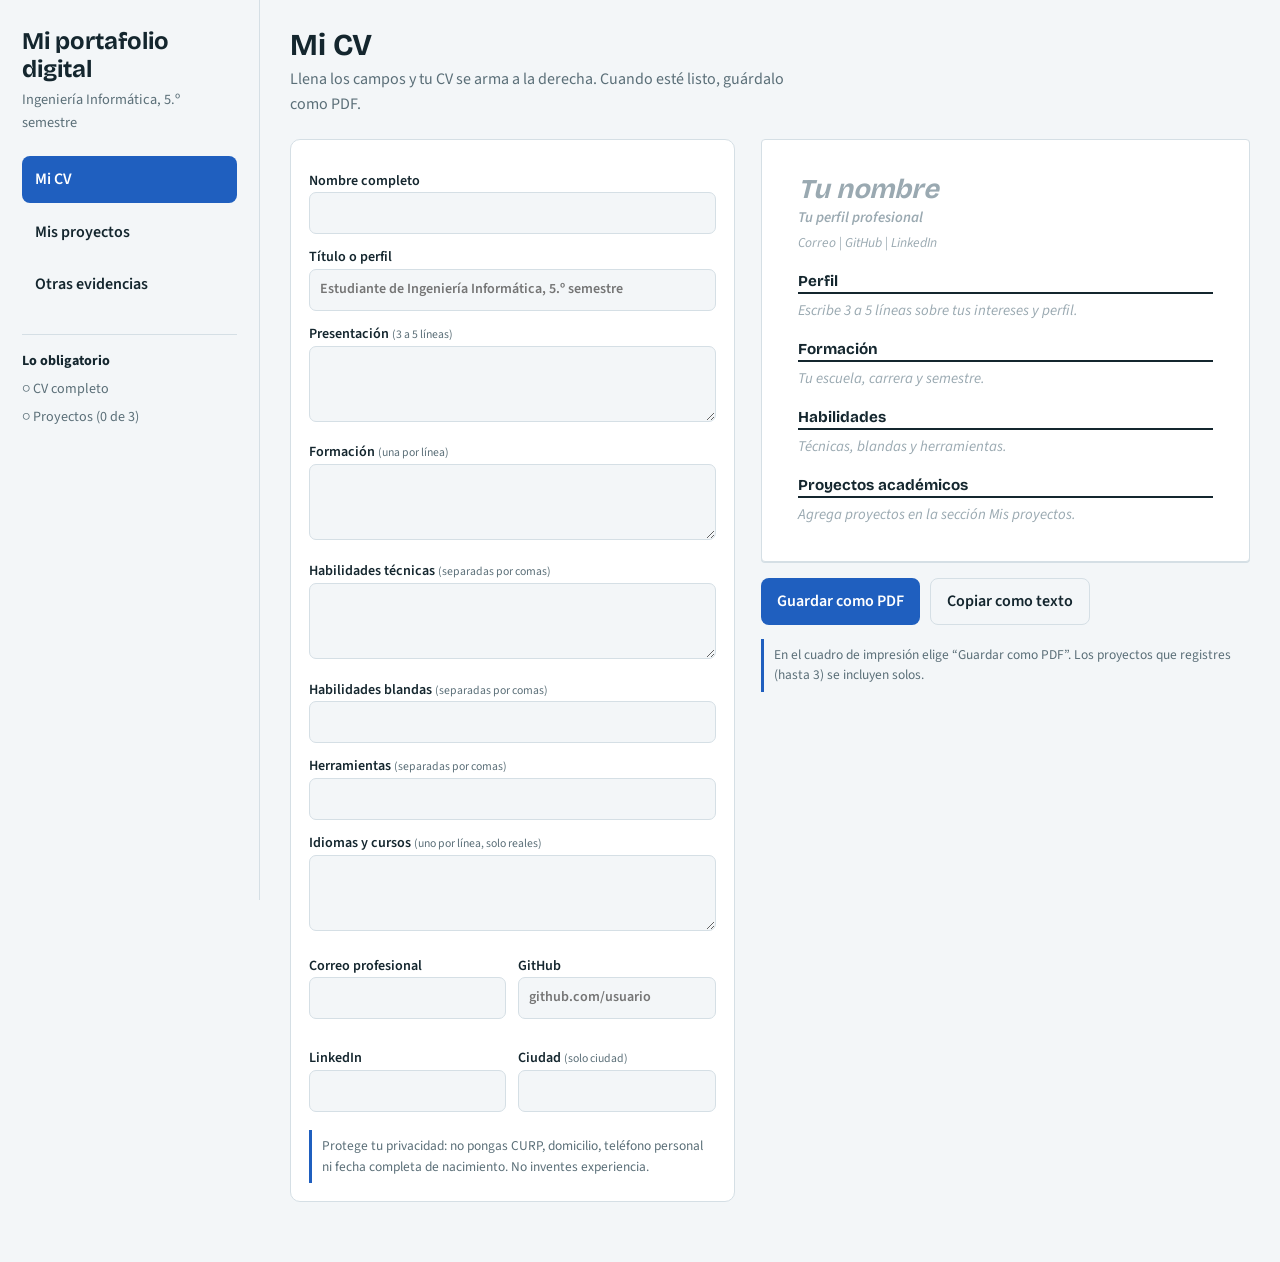
<file: index.html>
<!doctype html>
<html lang="es"><head><meta charset="utf-8">
<meta name="viewport" content="width=device-width, initial-scale=1, viewport-fit=cover">
<title>Mi portafolio digital</title>
<link href="https://fonts.googleapis.com/css2?family=Bricolage+Grotesque:wght@500;700&family=Source+Sans+3:wght@400;600&display=swap" rel="stylesheet">
<link rel="stylesheet" href="estilos.css"></head>
<body>
<div class="shell">
<aside>
  <h1>Mi portafolio digital</h1>
  <p>Ingeniería Informática, 5.º semestre</p>
  <nav role="tablist" aria-label="Secciones">
    <button role="tab" data-t="cv" aria-selected="true">Mi CV</button>
    <button role="tab" data-t="pr" aria-selected="false">Mis proyectos</button>
    <button role="tab" data-t="ev" aria-selected="false">Otras evidencias</button>
  </nav>
  <div class="prog"><strong>Lo obligatorio</strong>
    <ul><li id="p1">○ CV completo</li><li id="p2">○ Mínimo 3 proyectos</li></ul></div>
</aside>
<main>
<section id="s-cv" class="on">
  <h2>Mi CV</h2>
  <p class="lead">Llena los campos y tu CV se arma a la derecha. Cuando esté listo, guárdalo como PDF.</p>
  <div class="cols">
    <div class="panel editor" id="cvform">
      <label>Nombre completo<input data-k="nombre" autocomplete="name"></label>
      <label>Título o perfil<input data-k="titulo" placeholder="Estudiante de Ingeniería Informática, 5.º semestre"></label>
      <label>Presentación <small>(3 a 5 líneas)</small><textarea data-k="resumen"></textarea></label>
      <label>Formación <small>(una por línea)</small><textarea data-k="formacion"></textarea></label>
      <label>Habilidades técnicas <small>(separadas por comas)</small><textarea data-k="tecnicas"></textarea></label>
      <label>Habilidades blandas <small>(separadas por comas)</small><input data-k="blandas"></label>
      <label>Herramientas <small>(separadas por comas)</small><input data-k="herramientas"></label>
      <label>Idiomas y cursos <small>(uno por línea, solo reales)</small><textarea data-k="cursos"></textarea></label>
      <div class="two">
        <label>Correo profesional<input data-k="correo" type="email"></label>
        <label>GitHub<input data-k="github" placeholder="github.com/usuario"></label>
        <label>LinkedIn<input data-k="linkedin"></label>
        <label>Ciudad <small>(solo ciudad)</small><input data-k="ciudad"></label>
      </div>
      <p class="note">Protege tu privacidad: no pongas CURP, domicilio, teléfono personal ni fecha completa de nacimiento. No inventes experiencia.</p>
    </div>
    <div>
      <div id="paper" aria-live="polite"></div>
      <div class="row"><button class="btn" id="print">Guardar como PDF</button><button class="btn alt" id="copy">Copiar como texto</button></div>
      <p class="note nolive">En el cuadro de impresión elige “Guardar como PDF”. Los proyectos que registres (hasta 3) se incluyen solos.</p>
    </div>
  </div>
</section>

<section id="s-pr">
  <h2>Mis proyectos</h2>
  <p class="lead">Registra al menos tres proyectos de software, bases de datos, sitios web, IoT o prototipos. Si aún no están terminados, indica su estado real.</p>
  <div class="panel editor" id="pform">
    <div class="two">
      <label>Nombre del proyecto<input data-p="nombre"></label>
      <label>Tipo<select data-p="tipo"><option>Software</option><option>Aplicación móvil</option><option>Sitio web</option><option>Base de datos</option><option>IoT o prototipo</option><option>Otro</option></select></label>
      <label>Asignatura o contexto<input data-p="contexto"></label>
      <label>Fecha <small>(mes y año)</small><input data-p="fecha" placeholder="Mayo 2026"></label>
      <label>Estado<select data-p="estado"><option>Idea</option><option>En desarrollo</option><option>En prueba</option><option>Finalizado</option></select></label>
      <label>Enlace de evidencia <small>(repositorio, demo, video)</small><input data-p="enlace" type="url" placeholder="https://"></label>
    </div>
    <label>Problema que atiende y usuarios<textarea data-p="problema"></textarea></label>
    <label>Tecnologías y herramientas<input data-p="tecnologias"></label>
    <label>Mi aportación <small>(qué hice yo)</small><textarea data-p="rol"></textarea></label>
    <label>Resultados, dificultades y mejoras pendientes<textarea data-p="resultado"></textarea></label>
    <p class="note">No compartas contraseñas, datos de usuarios ni código sin autorización.</p>
    <div class="row"><button class="btn" id="padd">Agregar proyecto</button><button class="btn alt" id="pcancel" hidden>Cancelar edición</button></div>
  </div>
  <div class="grid" id="plist"></div>
</section>

<section id="s-ev">
  <h2>Otras evidencias</h2>
  <p class="lead">Después del CV y los proyectos, publica al menos dos actividades de desarrollo personal, dos de aprendizaje y dos de identidad profesional. Marca aquí las que ya publicaste.</p>
  <div class="grid" id="evlist"></div>
</section>
</main>
</div>
<script src="app.js"></script>
</body></html>
</file>
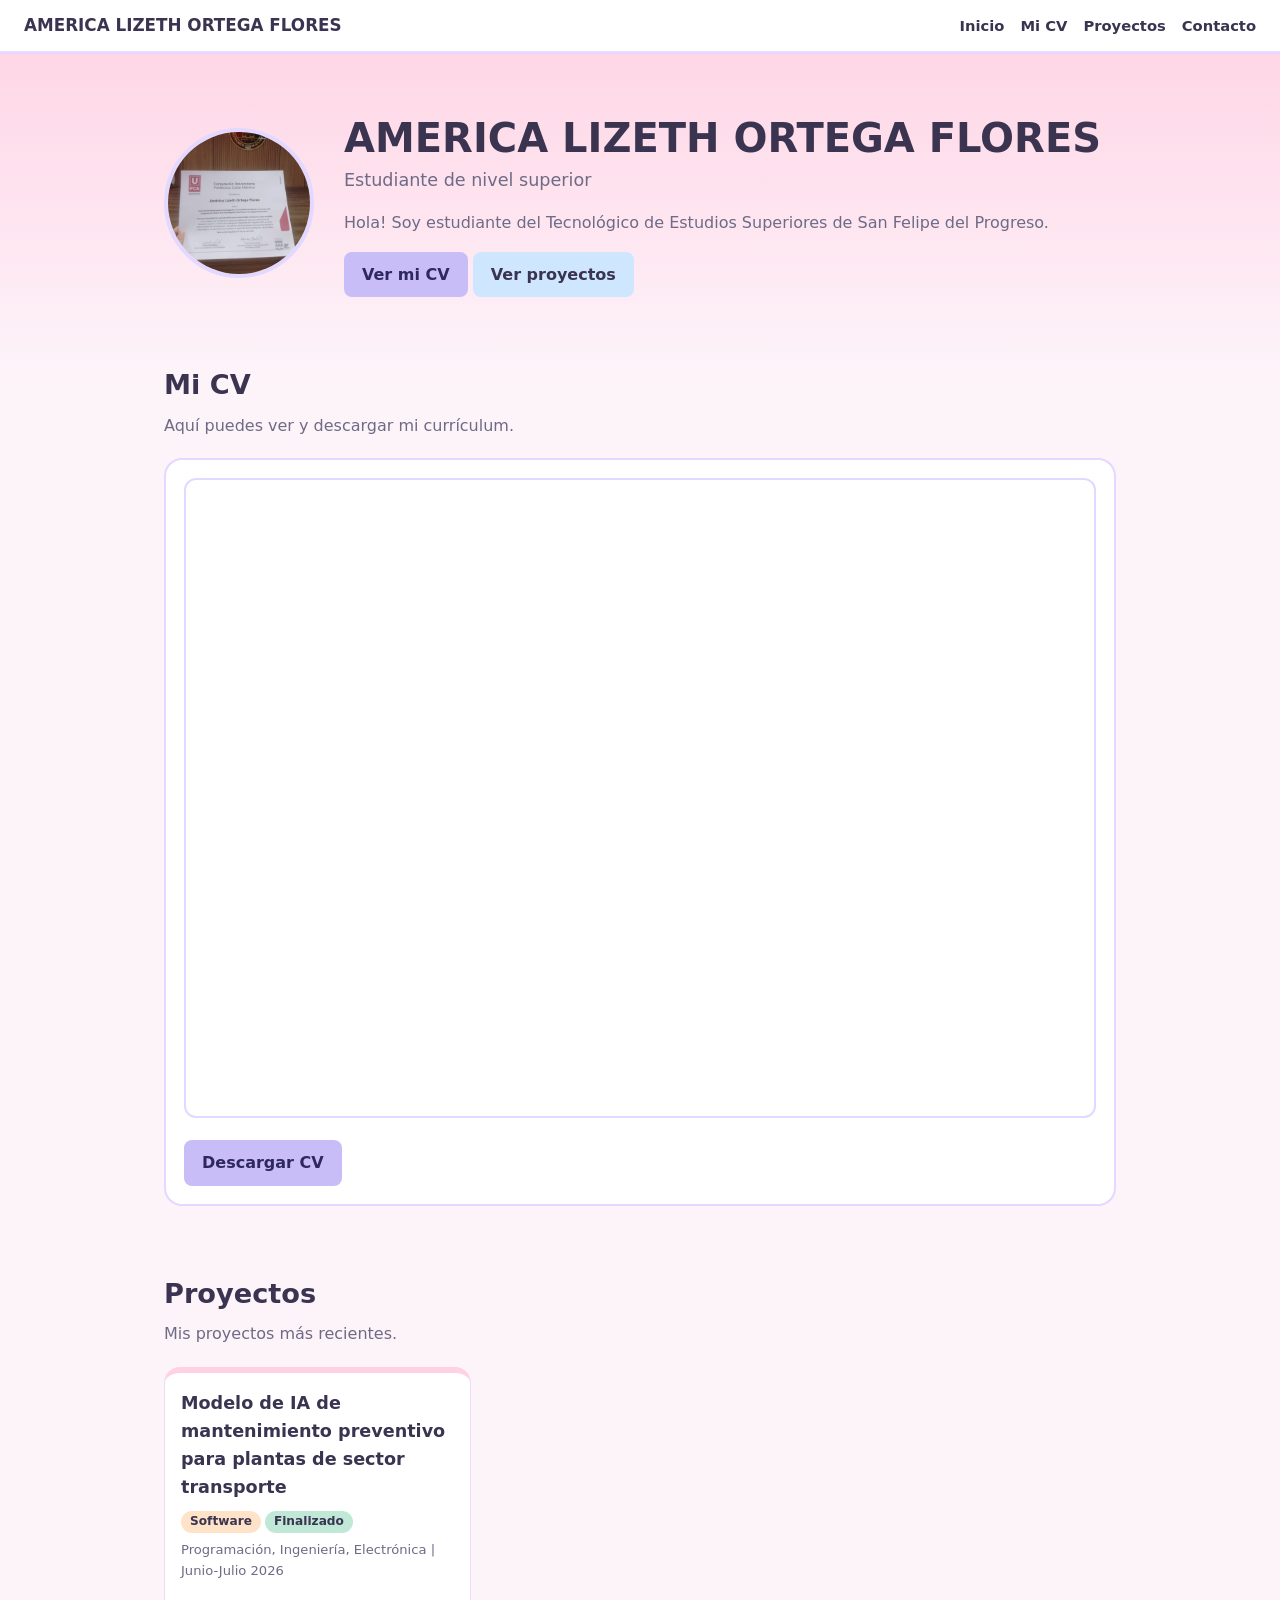
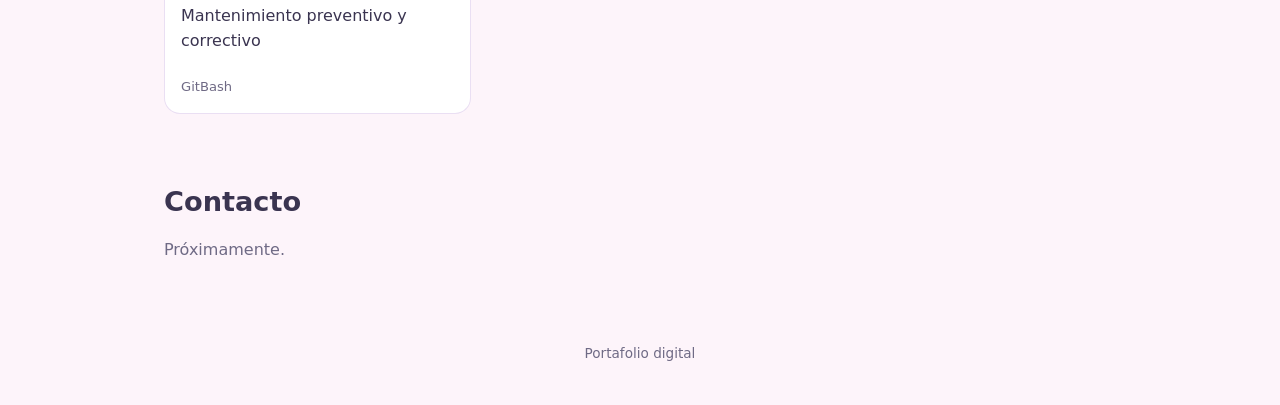
<file: inicio.html>
<!doctype html>
<html lang="es"><head><meta charset="utf-8">
<meta name="viewport" content="width=device-width, initial-scale=1, viewport-fit=cover">
<title>Portafolio digital</title>
<style>
:root{--bg:#fdf4fa;--sf:#ffffff;--ink:#3a3450;--mute:#6f6a85;--line:#eadff3;--ac:#c9bdf7;--acink:#2f2760;--link:#6246c9;--p1:#ffd1e3;--p2:#cfe6ff;--p3:#bfe8d6;--p4:#ffe3c9;--p5:#e3d8ff;color-scheme:light}
@media(prefers-color-scheme:dark){:root{--bg:#241f36;--sf:#2e2945;--ink:#f1ecff;--mute:#b4accf;--line:#433c63;--ac:#b8a9f0;--acink:#231a4d;--link:#c9bdf7;--p1:#5a3a52;--p2:#33496a;--p3:#2f5648;--p4:#5e4635;--p5:#4a3d73;color-scheme:dark}}
[hidden]{display:none!important}
*{box-sizing:border-box}html{scroll-behavior:smooth;scroll-padding-top:70px}
body{margin:0;background:linear-gradient(180deg,var(--p1) 0,var(--bg) 380px) fixed,var(--bg);color:var(--ink);font:400 1rem/1.6 system-ui,"Segoe UI",sans-serif}
a{color:var(--link)}
header{position:sticky;top:0;z-index:5;background:var(--sf);box-shadow:0 2px 0 var(--p5);border-bottom:1px solid var(--line);display:flex;justify-content:space-between;align-items:center;gap:12px;padding:12px 24px;flex-wrap:wrap}
header strong{font-size:1.05rem}
nav{display:flex;gap:16px;flex-wrap:wrap}nav a{text-decoration:none;color:var(--ink);font-weight:600;font-size:.92rem}nav a:hover{color:var(--link)}
section{max-width:1000px;margin:auto;padding:56px 24px 10px}
h2{font-size:1.7rem;margin:0 0 6px}.lead{color:var(--mute);margin:0 0 20px}
.hero{display:flex;gap:30px;align-items:center;padding-top:64px}
.hero img{width:150px;height:150px;border-radius:50%;object-fit:cover;flex:none;border:4px solid var(--p5)}
.hero .ini{width:150px;height:150px;border-radius:50%;flex:none;background:var(--ac);color:var(--acink);display:grid;place-items:center;font-size:3.4rem;font-weight:700}
.hero h1{font-size:2.5rem;line-height:1.1;margin:0 0 6px}.hero p{margin:0 0 16px;color:var(--mute);font-size:1.1rem}
.btn{display:inline-block;font:inherit;font-weight:600;background:var(--ac);color:var(--acink);border:0;border-radius:8px;padding:10px 18px;cursor:pointer;text-decoration:none}
.btn.alt{background:var(--p2);color:var(--ink)}
.btn:hover{filter:brightness(.96)}
a:focus-visible{outline:3px solid var(--link);outline-offset:2px}
.box{background:var(--sf);border:2px solid var(--p5);border-radius:18px;padding:18px}
#viewer{width:100%;height:640px;border:2px solid var(--p5);border-radius:12px;background:#fff}
.row{display:flex;gap:10px;flex-wrap:wrap;margin-top:14px}
.grid{display:grid;grid-template-columns:repeat(auto-fill,minmax(270px,1fr));gap:16px}
.card{background:var(--sf);border:1px solid var(--line);border-top:6px solid var(--p1);border-radius:16px;padding:16px;display:flex;flex-direction:column;gap:6px}
.card h3{margin:0;font-size:1.1rem}.meta{font-size:.82rem;color:var(--mute)}
.chip{display:inline-block;font-size:.76rem;font-weight:600;background:var(--p4);border-radius:99px;padding:1px 9px;margin-right:4px}
.chip.st{background:var(--p3);color:var(--ink)}
.card:nth-child(5n+2){border-top-color:var(--p2)}.card:nth-child(5n+3){border-top-color:var(--p3)}.card:nth-child(5n+4){border-top-color:var(--p4)}.card:nth-child(5n+5){border-top-color:var(--p5)}
.empty{border:1px dashed var(--line);border-radius:12px;padding:24px;color:var(--mute);text-align:center;grid-column:1/-1}
footer{text-align:center;color:var(--mute);font-size:.85rem;padding:50px 24px 40px}
@media(max-width:700px){.hero{flex-direction:column;text-align:center}.hero h1{font-size:2rem}#viewer{height:480px}}
</style></head>
<body>
<header><strong id="hn">Mi portafolio</strong>
<nav><a href="#inicio">Inicio</a><a href="#cv">Mi CV</a><a href="#proyectos">Proyectos</a><a href="#contacto">Contacto</a></nav></header>

<section id="inicio" class="hero">
  <div id="avatar"></div>
  <div><h1 id="nombre"></h1><p id="titulo"></p><p id="resumen" style="font-size:1rem"></p>
  <a class="btn" href="#cv">Ver mi CV</a> <a class="btn alt" href="#proyectos">Ver proyectos</a></div>
</section>

<section id="cv">
  <h2>Mi CV</h2>
  <p class="lead">Aquí puedes ver y descargar mi currículum.</p>
  <div class="box">
    <iframe id="viewer" title="Vista previa del CV" hidden></iframe>
    <p class="lead" id="nocv" style="margin:0">Mi CV estará disponible próximamente.</p>
    <div class="row" id="acts" hidden><a class="btn" href="cv.pdf" download="CV.pdf">Descargar CV</a></div>
  </div>
</section>

<section id="proyectos"><h2>Proyectos</h2><p class="lead">Mis proyectos más recientes.</p><div class="grid" id="plist"></div></section>

<section id="contacto"><h2>Contacto</h2><div class="row" id="links"></div></section>
<footer>Portafolio digital</footer>

<script>
/* ============ TUS DATOS: edita solo esta parte ============ */
const S={
  cv:{
    nombre:"AMERICA LIZETH ORTEGA FLORES",
    titulo:"Estudiante de nivel superior",
    resumen:"Hola! Soy estudiante del Tecnológico de Estudios Superiores de San Felipe del Progreso.",
    correo:"",
    github:"",
    linkedin:"",
    foto:"foto.jpg"
  },
  proj:[
    {nombre:"Modelo de IA de mantenimiento preventivo para plantas de sector transporte",tipo:"Software",estado:"Finalizado",contexto:"Programación, Ingeniería, Electrónica",fecha:"Junio-Julio 2026",problema:"Mantenimiento preventivo y correctivo",tecnologias:"GitBash",enlace:""}
  ]
};
/* ========================================================== */

const $=s=>document.querySelector(s);
const esc=t=>String(t||"").replace(/[&<>"]/g,m=>({"&":"&amp;","<":"&lt;",">":"&gt;",'"':"&quot;"}[m]));
const c=S.cv;

/* Datos personales */
$("#nombre").textContent=c.nombre;$("#hn").textContent=c.nombre;
document.title=c.nombre+" | Portafolio";
$("#titulo").textContent=c.titulo;
$("#resumen").textContent=c.resumen;
const inicial='<div class="ini">'+esc((c.nombre||"T").trim()[0].toUpperCase())+'</div>';
$("#avatar").innerHTML=inicial;
if(c.foto){
  const im=new Image();im.alt="Foto de perfil";
  im.onload=function(){$("#avatar").innerHTML="";$("#avatar").appendChild(im)};
  im.src=c.foto;
}

/* Contacto */
const toUrl=u=>/^https?:\/\//.test(u)?u:"https://"+u;
const L=[];
if(c.correo)L.push('<a class="btn alt" href="mailto:'+esc(c.correo)+'">'+esc(c.correo)+'</a>');
if(c.github)L.push('<a class="btn alt" target="_blank" rel="noopener" href="'+esc(toUrl(c.github))+'">GitHub</a>');
if(c.linkedin)L.push('<a class="btn alt" target="_blank" rel="noopener" href="'+esc(toUrl(c.linkedin))+'">LinkedIn</a>');
$("#links").innerHTML=L.join("")||'<p class="lead">Próximamente.</p>';

/* Proyectos */
function tarjeta(p){
  let h='<article class="card"><h3>'+esc(p.nombre)+'</h3>';
  h+='<div><span class="chip">'+esc(p.tipo)+'</span><span class="chip st">'+esc(p.estado)+'</span></div>';
  h+='<div class="meta">'+[p.contexto,p.fecha].filter(Boolean).map(esc).join(" | ")+'</div>';
  if(p.problema)h+='<p>'+esc(p.problema)+'</p>';
  if(p.tecnologias)h+='<div class="meta">'+esc(p.tecnologias)+'</div>';
  if(/^https?:\/\//.test(p.enlace||""))h+='<a href="'+esc(p.enlace)+'" target="_blank" rel="noopener">Ver evidencia</a>';
  return h+'</article>';
}
$("#plist").innerHTML=S.proj.length?S.proj.map(tarjeta).join(""):'<div class="empty">Aún no hay proyectos.</div>';

/* CV: se muestra automáticamente si existe cv.pdf en el repositorio */
fetch("cv.pdf",{method:"HEAD"}).then(function(r){
  if(r.ok){$("#viewer").src="cv.pdf";$("#viewer").hidden=false;$("#acts").hidden=false;$("#nocv").hidden=true}
}).catch(function(){});
</script>
</body></html>
</file>
<file: estilos.css>
:root{--bg:#f3f6f8;--surface:#fff;--ink:#14262e;--mute:#5b6f78;--line:#d5dfe5;--accent:#1f5fbf;--accent-ink:#fff;--ok:#157a5c;--paper:#fff;
box-sizing:border-box;padding-top:env(safe-area-inset-top,0px);padding-bottom:env(safe-area-inset-bottom,0px);color-scheme:light}
@media(prefers-color-scheme:dark){:root:not([data-theme="light"]){--bg:#0f1a20;--surface:#17252d;--ink:#e6eef2;--mute:#92a6b0;--line:#2c3f49;--accent:#6aa3f5;--accent-ink:#0b1a2b;--ok:#4cc29c;--paper:#fff;color-scheme:dark}}
:root[data-theme="dark"]{--bg:#0f1a20;--surface:#17252d;--ink:#e6eef2;--mute:#92a6b0;--line:#2c3f49;--accent:#6aa3f5;--accent-ink:#0b1a2b;--ok:#4cc29c;--paper:#fff;color-scheme:dark}
html{scroll-padding-top:env(safe-area-inset-top,0px)}
*{box-sizing:border-box}
body{margin:0;background:var(--bg);color:var(--ink);font:400 1rem/1.55 "Source Sans 3",system-ui,sans-serif}
h1,h2,h3{font-family:"Bricolage Grotesque",system-ui,sans-serif;line-height:1.15;margin:0}
.shell{display:grid;grid-template-columns:260px 1fr;min-height:100vh;max-width:1280px;margin:auto}
aside{padding:28px 22px;border-right:1px solid var(--line);position:sticky;top:0;align-self:start;height:100vh}
aside h1{font-size:1.5rem;margin-bottom:6px}
aside p{color:var(--mute);font-size:.9rem;margin:0 0 22px}
nav{display:grid;gap:6px}
nav button{font:inherit;font-weight:600;text-align:left;background:none;border:1px solid transparent;color:var(--ink);padding:10px 12px;border-radius:8px;cursor:pointer}
nav button[aria-selected="true"]{background:var(--accent);color:var(--accent-ink)}
nav button:hover:not([aria-selected="true"]){border-color:var(--line)}
button:focus-visible,input:focus-visible,textarea:focus-visible,select:focus-visible,a:focus-visible{outline:3px solid var(--accent);outline-offset:2px}
.prog{margin-top:26px;border-top:1px solid var(--line);padding-top:16px;font-size:.88rem}
.prog li{list-style:none;display:flex;gap:8px;margin:6px 0;color:var(--mute)}
.prog ul{padding:0;margin:0}
.prog li.ok{color:var(--ok);font-weight:600}
main{padding:28px 30px 60px;min-width:0}
main>section{display:none}main>section.on{display:block}
h2{font-size:1.9rem;margin-bottom:4px}
.lead{color:var(--mute);margin:0 0 22px;max-width:62ch}
.cols{display:grid;grid-template-columns:minmax(0,1fr) minmax(0,1.1fr);gap:26px;align-items:start}
.panel{background:var(--surface);border:1px solid var(--line);border-radius:10px;padding:18px}
label{display:block;font-weight:600;font-size:.88rem;margin:13px 0 4px}
label small{font-weight:400;color:var(--mute)}
input,textarea,select{width:100%;font:inherit;color:var(--ink);background:var(--bg);border:1px solid var(--line);border-radius:7px;padding:9px 10px}
textarea{min-height:76px;resize:vertical}
.btn{font:inherit;font-weight:600;background:var(--accent);color:var(--accent-ink);border:0;border-radius:8px;padding:10px 16px;cursor:pointer}
.btn.alt{background:none;color:var(--ink);border:1px solid var(--line)}
.row{display:flex;gap:10px;flex-wrap:wrap;margin-top:16px}
.note{font-size:.84rem;color:var(--mute);border-left:3px solid var(--accent);padding:6px 10px;margin:14px 0 0}
#paper{background:var(--paper);color:#14262e;border:1px solid var(--line);border-radius:4px;padding:34px 36px;font-size:.93rem;line-height:1.5;box-shadow:0 1px 0 var(--line)}
#paper h3{font-size:1.7rem;color:#14262e}
#paper .role{color:#1f5fbf;font-weight:600;margin:2px 0 4px}
#paper .links{color:#5b6f78;font-size:.85rem;word-break:break-word}
#paper h4{font:700 .95rem "Bricolage Grotesque",sans-serif;border-bottom:2px solid #14262e;margin:18px 0 6px;padding-bottom:2px}
#paper ul{margin:4px 0;padding-left:18px}#paper p{margin:4px 0}
#paper .ph{color:#9aa9b1;font-style:italic}
.grid{display:grid;grid-template-columns:repeat(auto-fill,minmax(270px,1fr));gap:16px;margin-top:22px}
.card{background:var(--surface);border:1px solid var(--line);border-radius:10px;padding:16px;display:flex;flex-direction:column;gap:6px}
.card h3{font-size:1.15rem}
.meta{font-size:.82rem;color:var(--mute)}
.chip{display:inline-block;font-size:.78rem;font-weight:600;border:1px solid var(--line);border-radius:99px;padding:1px 9px;margin-right:4px}
.chip.st{color:var(--ok);border-color:var(--ok)}
.card .acts{margin-top:auto;display:flex;gap:8px;padding-top:8px}
.card .acts button{font:inherit;font-size:.85rem;background:none;border:1px solid var(--line);color:var(--ink);border-radius:6px;padding:4px 10px;cursor:pointer}
.empty{border:1px dashed var(--line);border-radius:10px;padding:26px;color:var(--mute);text-align:center}
.two{display:grid;grid-template-columns:1fr 1fr;gap:12px}
@media(max-width:900px){.shell{grid-template-columns:1fr}aside{position:static;height:auto;border-right:0;border-bottom:1px solid var(--line)}nav{grid-auto-flow:column;grid-auto-columns:1fr}.cols{grid-template-columns:1fr}main{padding:20px 16px 50px}.two{grid-template-columns:1fr}#paper{padding:22px 18px}}
@media print{body{background:#fff}aside,.editor,.nolive,main>section:not(#s-cv) h2,.lead,.row,.note{display:none!important}.shell{display:block}main{padding:0}.cols{display:block}#paper{border:0;padding:0;box-shadow:none}}
</file>
